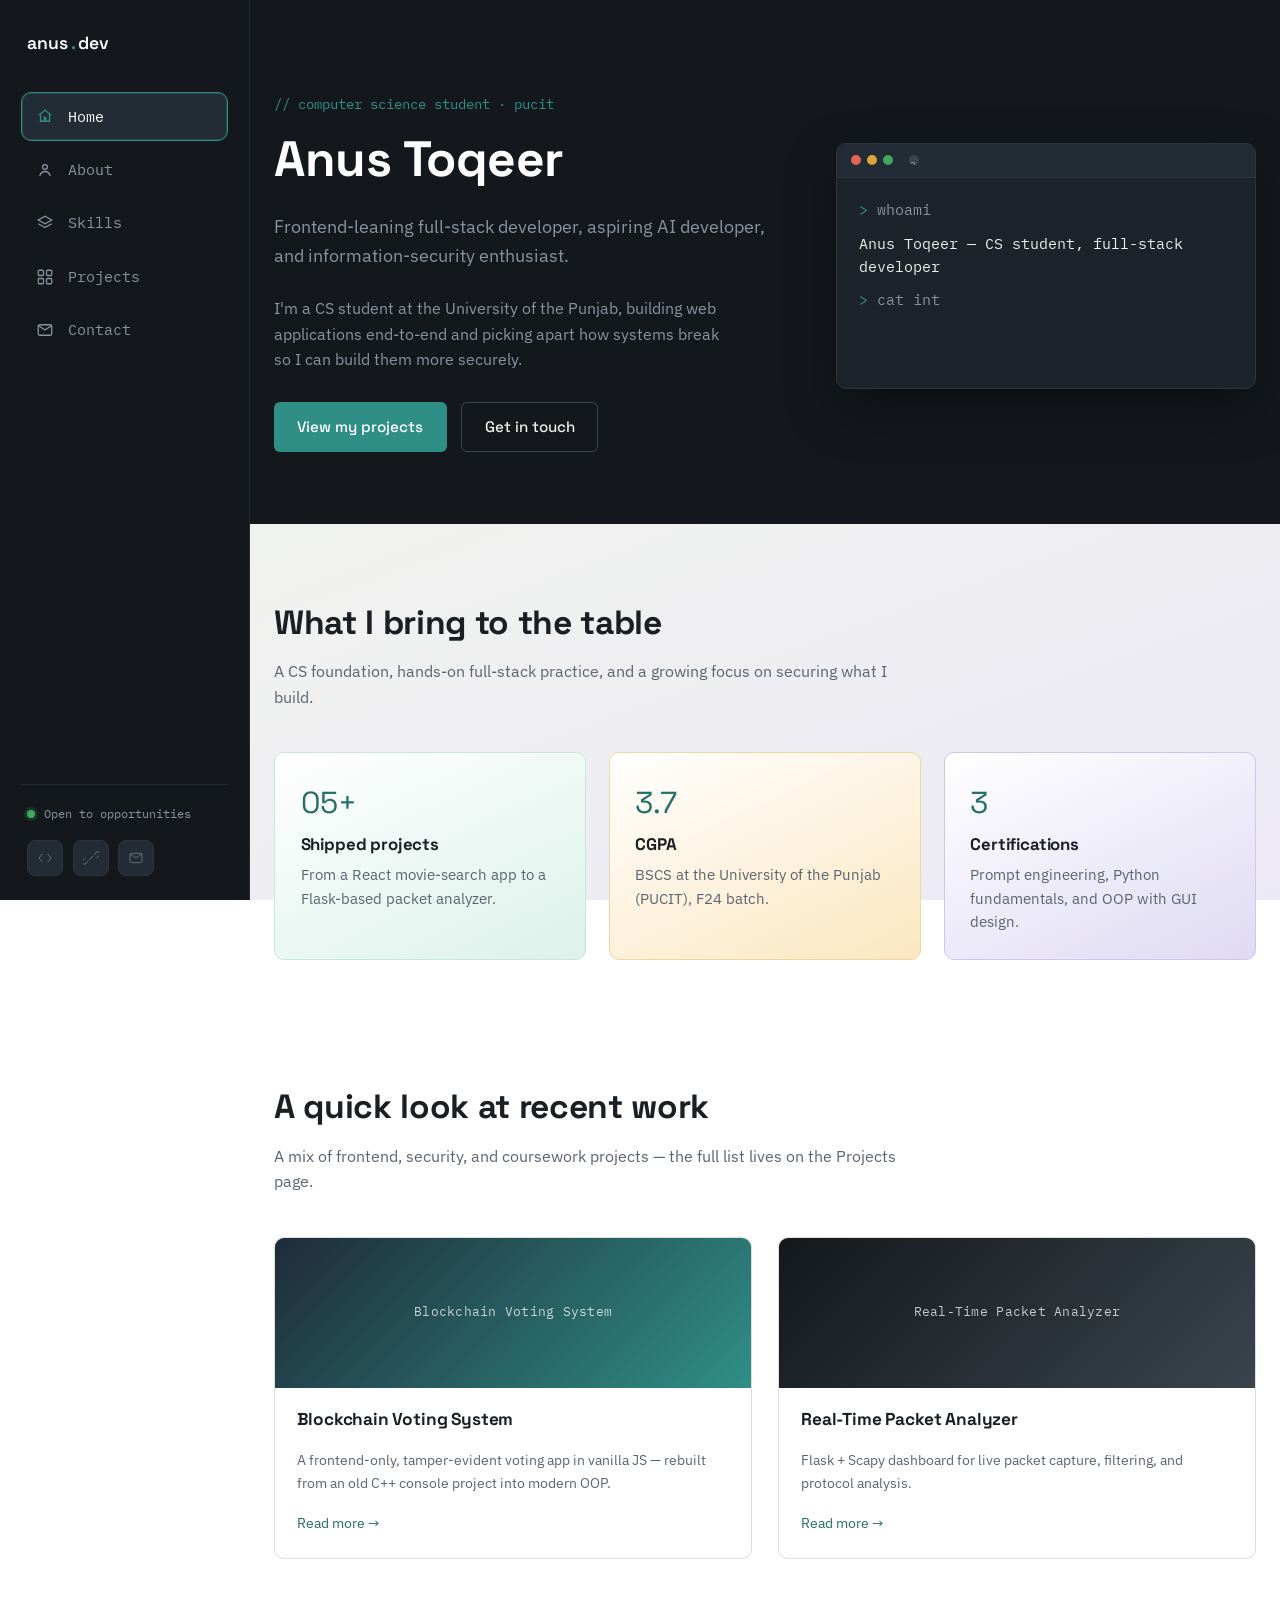
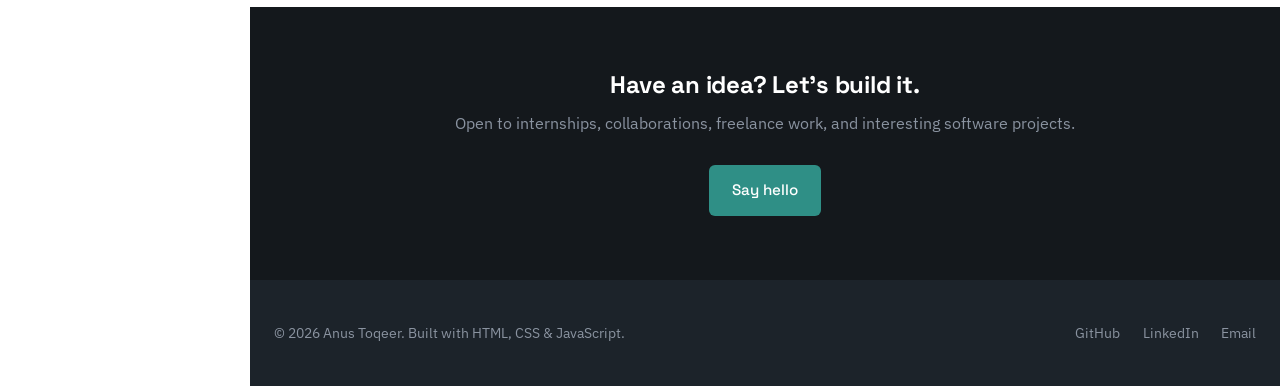
<file: index.html>
<!DOCTYPE html>
<html lang="en">
<head>
<meta charset="UTF-8">
<meta name="viewport" content="width=device-width, initial-scale=1.0">
<title>Anus Toqeer — Full-Stack Developer</title>
<meta name="description" content="Portfolio of Anus Toqeer, a Computer Science student and full-stack developer building web applications and exploring information security.">
<link rel="preconnect" href="https://fonts.googleapis.com">
<link href="https://fonts.googleapis.com/css2?family=Space+Grotesk:wght@500;600;700&family=IBM+Plex+Sans:wght@400;500;600&family=IBM+Plex+Mono:wght@400;500&display=swap" rel="stylesheet">
<link rel="stylesheet" href="css/style.css">
</head>
<body>

<button class="mobile-bar-toggle" aria-label="Toggle navigation" aria-expanded="false">
  <span></span><span></span><span></span>
</button>
<div class="sidebar-overlay"></div>
<aside class="sidebar">
  <a href="index.html" class="sidebar-brand">anus<span class="dot">.</span>dev</a>
  <nav class="sidebar-nav">
    <a href="index.html" class="sidebar-link" aria-current="page">
      <svg viewBox="0 0 24 24"><path d="M4 11 12 4l8 7"/><path d="M6 10v9h5v-5h2v5h5v-9"/></svg>
      <span>Home</span>
    </a>
    <a href="about.html" class="sidebar-link">
      <svg viewBox="0 0 24 24"><circle cx="12" cy="8" r="3.2"/><path d="M5 20c1.2-4 4-6 7-6s5.8 2 7 6"/></svg>
      <span>About</span>
    </a>
    <a href="skills.html" class="sidebar-link">
      <svg viewBox="0 0 24 24"><path d="M12 3 21 8l-9 5-9-5 9-5Z"/><path d="M3 13l9 5 9-5"/></svg>
      <span>Skills</span>
    </a>
    <a href="projects.html" class="sidebar-link">
      <svg viewBox="0 0 24 24"><rect x="3" y="3" width="7" height="7" rx="1.2"/><rect x="14" y="3" width="7" height="7" rx="1.2"/><rect x="3" y="14" width="7" height="7" rx="1.2"/><rect x="14" y="14" width="7" height="7" rx="1.2"/></svg>
      <span>Projects</span>
    </a>
    <a href="contact.html" class="sidebar-link">
      <svg viewBox="0 0 24 24"><path d="M3 6l9 6 9-6"/><rect x="3" y="5" width="18" height="14" rx="2"/></svg>
      <span>Contact</span>
    </a>
  </nav>
  <div class="sidebar-foot">
    <div class="sidebar-status"><span class="status-dot"></span> Open to opportunities</div>
    <div class="sidebar-socials">
      <a href="https://github.com/anus-toqeer" target="_blank" rel="noopener" aria-label="GitHub" title="GitHub">
        <svg viewBox="0 0 24 24"><path d="M8 6 3 12l5 6"/><path d="M16 6l5 6-5 6"/></svg>
      </a>
      <a href="https://www.linkedin.com/in/anus-toqeer-ba404235b/" target="_blank" rel="noopener" aria-label="LinkedIn" title="LinkedIn">
        <svg viewBox="0 0 24 24"><path d="M9 15l6-6"/><path d="M8 16.5 5.5 19A3.5 3.5 0 1 1 1 14.5L4 11.5"/><path d="M16 7.5 18.5 5A3.5 3.5 0 1 1 23 9.5L20 12.5"/></svg>
      </a>
      <a href="mailto:toqeeranus@gmail.com" aria-label="Email" title="Email">
        <svg viewBox="0 0 24 24"><path d="M3 6l9 6 9-6"/><rect x="3" y="5" width="18" height="14" rx="2"/></svg>
      </a>
    </div>
  </div>
</aside>

<main>

  <section class="hero">
    <div class="container hero-grid">
      <div>
        <p class="hero-kicker">// computer science student · pucit</p>
        <h1>Anus Toqeer</h1>
        <p class="role">Frontend-leaning full-stack developer, aspiring AI developer, and information-security enthusiast.</p>
        <p style="color: var(--muted-dark); max-width: 46ch;">I'm a CS student at the University of the Punjab, building web applications end-to-end and picking apart how systems break so I can build them more securely.</p>
        <div class="hero-actions">
          <a href="projects.html" class="btn btn-primary">View my projects</a>
          <a href="contact.html" class="btn btn-ghost on-dark">Get in touch</a>
        </div>
      </div>

      <div class="terminal">
        <div class="terminal-bar">
          <span></span><span></span><span></span>
          <span class="terminal-title">anus@portfolio: ~</span>
        </div>
        <div class="terminal-body" id="terminal-output" aria-live="polite"></div>
      </div>
    </div>
  </section>

  <section>
    <div class="container">
      <div class="section-head">
        <h2>What I bring to the table</h2>
        <p>A CS foundation, hands-on full-stack practice, and a growing focus on securing what I build.</p>
      </div>
      <div class="highlights">
        <div class="highlight card-teal">
          <div class="num">05+</div>
          <h3>Shipped projects</h3>
          <p>From a React movie-search app to a Flask-based packet analyzer.</p>
        </div>
        <div class="highlight card-amber">
          <div class="num">3.7</div>
          <h3>CGPA</h3>
          <p>BSCS at the University of the Punjab (PUCIT), F24 batch.</p>
        </div>
        <div class="highlight card-indigo">
          <div class="num">3</div>
          <h3>Certifications</h3>
          <p>Prompt engineering, Python fundamentals, and OOP with GUI design.</p>
        </div>
      </div>
    </div>
  </section>

  <section class="tight">
    <div class="container">
      <div class="section-head">
        <h2>A quick look at recent work</h2>
        <p>A mix of frontend, security, and coursework projects — the full list lives on the Projects page.</p>
      </div>
      <div class="project-grid">
        <article class="project-card">
          <div class="project-thumb thumb-1">Blockchain Voting System</div>
          <div class="project-body">
            <h3>Blockchain Voting System</h3>
            <p>A frontend-only, tamper-evident voting app in vanilla JS — rebuilt from an old C++ console project into modern OOP.</p>
            <div class="project-links"><a href="projects.html">Read more →</a></div>
          </div>
        </article>
        <article class="project-card">
          <div class="project-thumb thumb-4">Real-Time Packet Analyzer</div>
          <div class="project-body">
            <h3>Real-Time Packet Analyzer</h3>
            <p>Flask + Scapy dashboard for live packet capture, filtering, and protocol analysis.</p>
            <div class="project-links"><a href="projects.html">Read more →</a></div>
          </div>
        </article>
      </div>
    </div>
  </section>

  <section class="cta-band">
    <div class="container">
      <h2>Have an idea? Let's build it.</h2>
      <p>Open to internships, collaborations, freelance work, and interesting software projects.</p>
      <div class="hero-actions">
        <a href="contact.html" class="btn btn-primary">Say hello</a>
      </div>
    </div>
  </section>

</main>

<footer class="site-footer">
  <div class="container footer-grid">
    <span>© 2026 Anus Toqeer. Built with HTML, CSS &amp; JavaScript.</span>
    <ul class="footer-links">
      <li><a href="https://github.com/anus-toqeer" target="_blank" rel="noopener">GitHub</a></li>
      <li><a href="https://www.linkedin.com/in/anus-toqeer-ba404235b/" target="_blank" rel="noopener">LinkedIn</a></li>
      <li><a href="mailto:toqeeranus@gmail.com">Email</a></li>
    </ul>
  </div>
</footer>

<script src="js/main.js"></script>
</body>
</html>
</file>
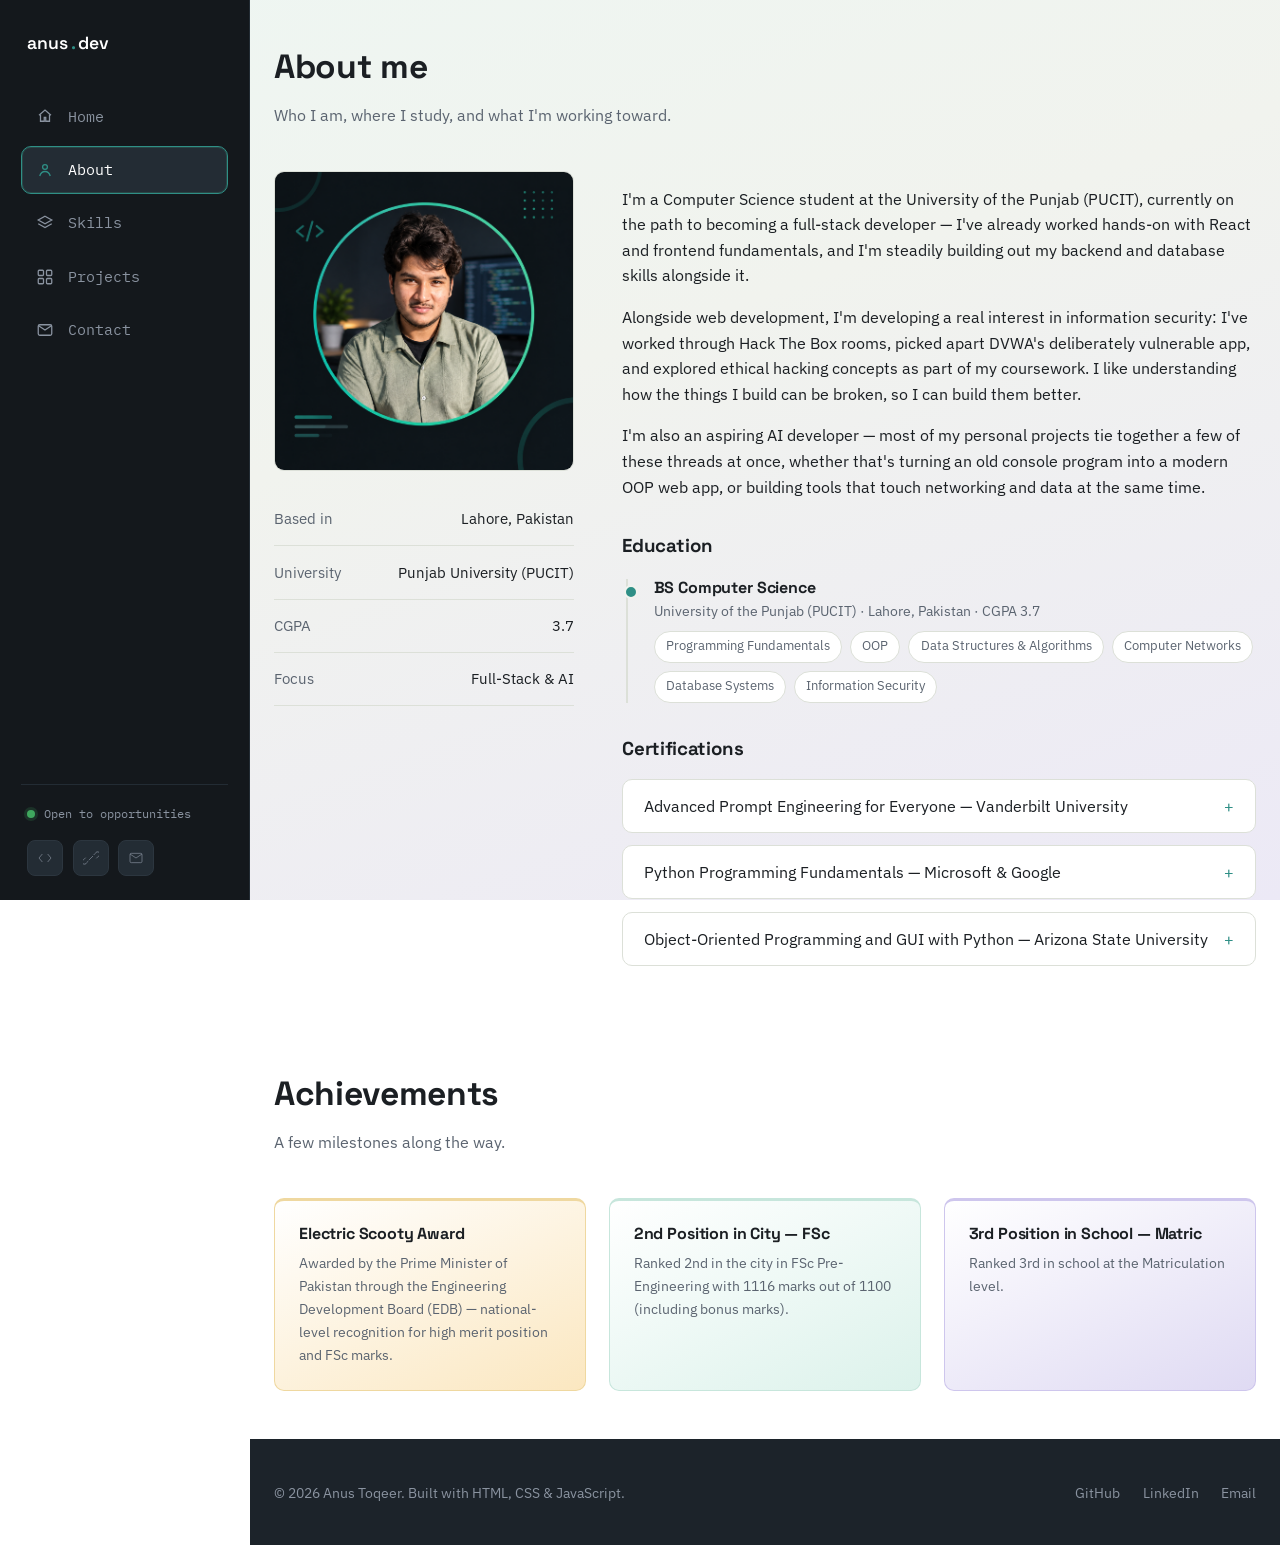
<file: about.html>
<!DOCTYPE html>
<html lang="en">
<head>
<meta charset="UTF-8">
<meta name="viewport" content="width=device-width, initial-scale=1.0">
<title>About — Anus Toqeer</title>
<meta name="description" content="About Anus Toqeer — education, background, and achievements.">
<link rel="preconnect" href="https://fonts.googleapis.com">
<link href="https://fonts.googleapis.com/css2?family=Space+Grotesk:wght@500;600;700&family=IBM+Plex+Sans:wght@400;500;600&family=IBM+Plex+Mono:wght@400;500&display=swap" rel="stylesheet">
<link rel="stylesheet" href="css/style.css">
</head>
<body>

<button class="mobile-bar-toggle" aria-label="Toggle navigation" aria-expanded="false">
  <span></span><span></span><span></span>
</button>
<div class="sidebar-overlay"></div>
<aside class="sidebar">
  <a href="index.html" class="sidebar-brand">anus<span class="dot">.</span>dev</a>
  <nav class="sidebar-nav">
    <a href="index.html" class="sidebar-link">
      <svg viewBox="0 0 24 24"><path d="M4 11 12 4l8 7"/><path d="M6 10v9h5v-5h2v5h5v-9"/></svg>
      <span>Home</span>
    </a>
    <a href="about.html" class="sidebar-link" aria-current="page">
      <svg viewBox="0 0 24 24"><circle cx="12" cy="8" r="3.2"/><path d="M5 20c1.2-4 4-6 7-6s5.8 2 7 6"/></svg>
      <span>About</span>
    </a>
    <a href="skills.html" class="sidebar-link">
      <svg viewBox="0 0 24 24"><path d="M12 3 21 8l-9 5-9-5 9-5Z"/><path d="M3 13l9 5 9-5"/></svg>
      <span>Skills</span>
    </a>
    <a href="projects.html" class="sidebar-link">
      <svg viewBox="0 0 24 24"><rect x="3" y="3" width="7" height="7" rx="1.2"/><rect x="14" y="3" width="7" height="7" rx="1.2"/><rect x="3" y="14" width="7" height="7" rx="1.2"/><rect x="14" y="14" width="7" height="7" rx="1.2"/></svg>
      <span>Projects</span>
    </a>
    <a href="contact.html" class="sidebar-link">
      <svg viewBox="0 0 24 24"><path d="M3 6l9 6 9-6"/><rect x="3" y="5" width="18" height="14" rx="2"/></svg>
      <span>Contact</span>
    </a>
  </nav>
  <div class="sidebar-foot">
    <div class="sidebar-status"><span class="status-dot"></span> Open to opportunities</div>
    <div class="sidebar-socials">
      <a href="https://github.com/anus-toqeer" target="_blank" rel="noopener" aria-label="GitHub" title="GitHub">
        <svg viewBox="0 0 24 24"><path d="M8 6 3 12l5 6"/><path d="M16 6l5 6-5 6"/></svg>
      </a>
      <a href="https://www.linkedin.com/in/anus-toqeer-ba404235b/" target="_blank" rel="noopener" aria-label="LinkedIn" title="LinkedIn">
        <svg viewBox="0 0 24 24"><path d="M9 15l6-6"/><path d="M8 16.5 5.5 19A3.5 3.5 0 1 1 1 14.5L4 11.5"/><path d="M16 7.5 18.5 5A3.5 3.5 0 1 1 23 9.5L20 12.5"/></svg>
      </a>
      <a href="mailto:toqeeranus@gmail.com" aria-label="Email" title="Email">
        <svg viewBox="0 0 24 24"><path d="M3 6l9 6 9-6"/><rect x="3" y="5" width="18" height="14" rx="2"/></svg>
      </a>
    </div>
  </div>
</aside>

<main>

  <section class="tight">
    <div class="container">
      <div class="section-head">
        <h2>About me</h2>
        <p>Who I am, where I study, and what I'm working toward.</p>
      </div>

      <div class="about-grid">
        <div>
          <div class="about-photo">
            <img src="assets/img/profile.png" alt="Portrait of Anus Toqeer">
          </div>
          <div style="margin-top: 1.4rem;">
            <div class="stat-row"><span>Based in</span><span>Lahore, Pakistan</span></div>
            <div class="stat-row"><span>University</span><span>Punjab University (PUCIT)</span></div>
            <div class="stat-row"><span>CGPA</span><span>3.7</span></div>
            <div class="stat-row"><span>Focus</span><span>Full-Stack &amp; AI</span></div>
          </div>
        </div>

        <div>
          <p>I'm a Computer Science student at the University of the Punjab (PUCIT), currently on the path to becoming a full-stack developer — I've already worked hands-on with React and frontend fundamentals, and I'm steadily building out my backend and database skills alongside it.</p>
          <p>Alongside web development, I'm developing a real interest in information security: I've worked through Hack The Box rooms, picked apart DVWA's deliberately vulnerable app, and explored ethical hacking concepts as part of my coursework. I like understanding how the things I build can be broken, so I can build them better.</p>
          <p>I'm also an aspiring AI developer — most of my personal projects tie together a few of these threads at once, whether that's turning an old console program into a modern OOP web app, or building tools that touch networking and data at the same time.</p>

          <h3 style="margin-top: 2.2rem;">Education</h3>
          <div class="timeline" style="margin-top: 1.4rem;">
            <div class="timeline-item">
              <h4>BS Computer Science</h4>
              <div class="meta">University of the Punjab (PUCIT) · Lahore, Pakistan · CGPA 3.7</div>
              <div class="chip-row">
                <span class="chip">Programming Fundamentals</span>
                <span class="chip">OOP</span>
                <span class="chip">Data Structures &amp; Algorithms</span>
                <span class="chip">Computer Networks</span>
                <span class="chip">Database Systems</span>
                <span class="chip">Information Security</span>
              </div>
            </div>
          </div>

          <h3 style="margin-top: 2.2rem;">Certifications</h3>
          <div style="margin-top: 1.2rem;">
            <div class="accordion-item">
              <button class="accordion-trigger" aria-expanded="false">
                Advanced Prompt Engineering for Everyone — Vanderbilt University
                <span class="plus">+</span>
              </button>
              <div class="accordion-panel">
                <p>Coursework on structuring and refining prompts for large language models across practical use cases.</p>
              </div>
            </div>
            <div class="accordion-item">
              <button class="accordion-trigger" aria-expanded="false">
                Python Programming Fundamentals — Microsoft &amp; Google
                <span class="plus">+</span>
              </button>
              <div class="accordion-panel">
                <p>Core Python fundamentals: syntax, control flow, functions, and basic data structures.</p>
              </div>
            </div>
            <div class="accordion-item">
              <button class="accordion-trigger" aria-expanded="false">
                Object-Oriented Programming and GUI with Python — Arizona State University
                <span class="plus">+</span>
              </button>
              <div class="accordion-panel">
                <p>OOP principles in Python applied to building graphical user interfaces.</p>
              </div>
            </div>
          </div>
        </div>
      </div>
    </div>
  </section>

  <section class="tight">
    <div class="container">
      <div class="section-head">
        <h2>Achievements</h2>
        <p>A few milestones along the way.</p>
      </div>
      <div class="achievements">
        <div class="achievement card-amber">
          <h4>Electric Scooty Award</h4>
          <p>Awarded by the Prime Minister of Pakistan through the Engineering Development Board (EDB) — national-level recognition for high merit position and FSc marks.</p>
        </div>
        <div class="achievement card-teal">
          <h4>2nd Position in City — FSc</h4>
          <p>Ranked 2nd in the city in FSc Pre-Engineering with 1116 marks out of 1100 (including bonus marks).</p>
        </div>
        <div class="achievement card-indigo">
          <h4>3rd Position in School — Matric</h4>
          <p>Ranked 3rd in school at the Matriculation level.</p>
        </div>
      </div>
    </div>
  </section>

</main>

<footer class="site-footer">
  <div class="container footer-grid">
    <span>© 2026 Anus Toqeer. Built with HTML, CSS &amp; JavaScript.</span>
    <ul class="footer-links">
      <li><a href="https://github.com/anus-toqeer" target="_blank" rel="noopener">GitHub</a></li>
      <li><a href="https://www.linkedin.com/in/anus-toqeer-ba404235b/" target="_blank" rel="noopener">LinkedIn</a></li>
      <li><a href="mailto:toqeeranus@gmail.com">Email</a></li>
    </ul>
  </div>
</footer>

<script src="js/main.js"></script>
</body>
</html>
</file>
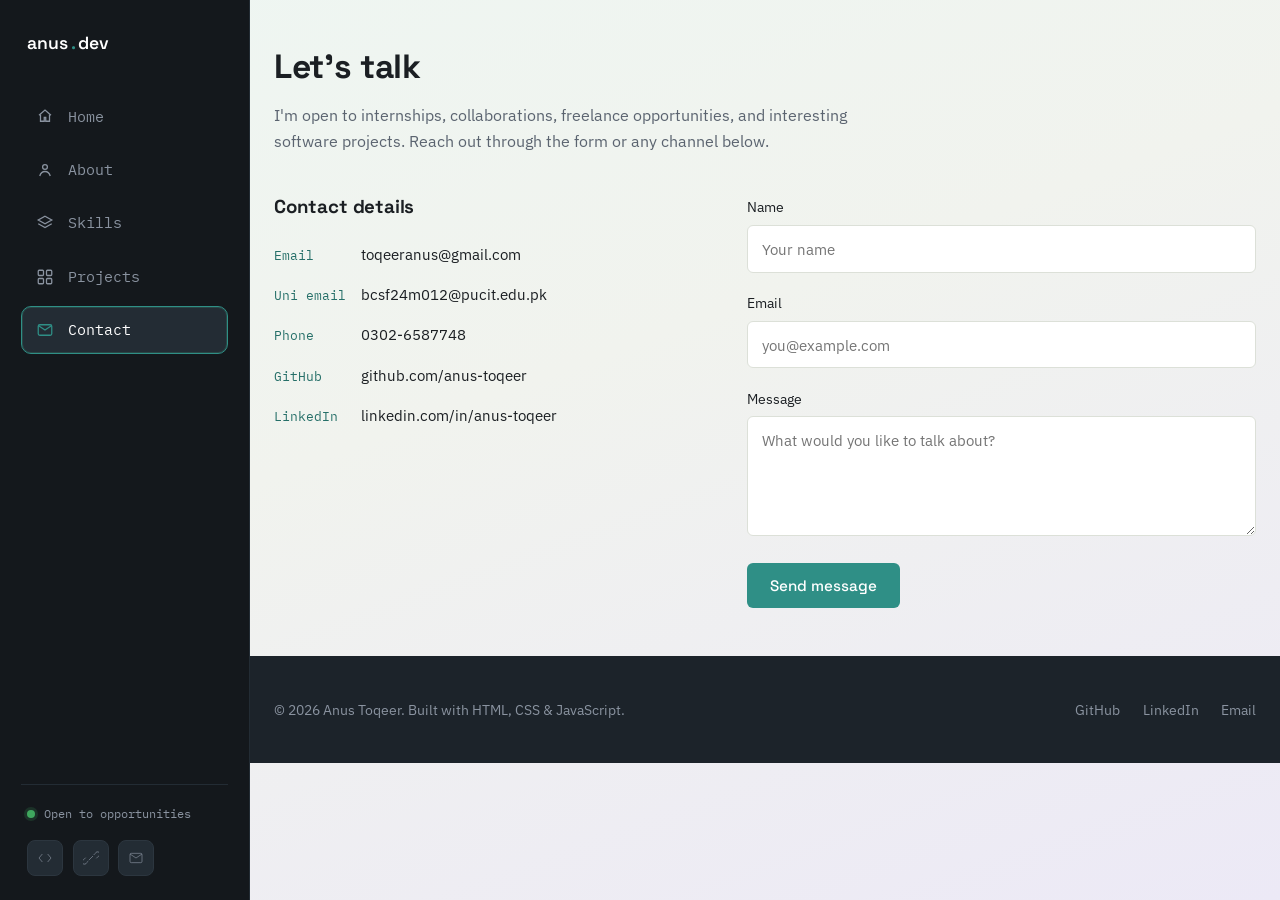
<file: contact.html>
<!DOCTYPE html>
<html lang="en">
<head>
<meta charset="UTF-8">
<meta name="viewport" content="width=device-width, initial-scale=1.0">
<title>Contact — Anus Toqeer</title>
<meta name="description" content="Get in touch with Anus Toqeer for internships, collaborations, or freelance work.">
<link rel="preconnect" href="https://fonts.googleapis.com">
<link href="https://fonts.googleapis.com/css2?family=Space+Grotesk:wght@500;600;700&family=IBM+Plex+Sans:wght@400;500;600&family=IBM+Plex+Mono:wght@400;500&display=swap" rel="stylesheet">
<link rel="stylesheet" href="css/style.css">
</head>
<body>

<button class="mobile-bar-toggle" aria-label="Toggle navigation" aria-expanded="false">
  <span></span><span></span><span></span>
</button>
<div class="sidebar-overlay"></div>
<aside class="sidebar">
  <a href="index.html" class="sidebar-brand">anus<span class="dot">.</span>dev</a>
  <nav class="sidebar-nav">
    <a href="index.html" class="sidebar-link">
      <svg viewBox="0 0 24 24"><path d="M4 11 12 4l8 7"/><path d="M6 10v9h5v-5h2v5h5v-9"/></svg>
      <span>Home</span>
    </a>
    <a href="about.html" class="sidebar-link">
      <svg viewBox="0 0 24 24"><circle cx="12" cy="8" r="3.2"/><path d="M5 20c1.2-4 4-6 7-6s5.8 2 7 6"/></svg>
      <span>About</span>
    </a>
    <a href="skills.html" class="sidebar-link">
      <svg viewBox="0 0 24 24"><path d="M12 3 21 8l-9 5-9-5 9-5Z"/><path d="M3 13l9 5 9-5"/></svg>
      <span>Skills</span>
    </a>
    <a href="projects.html" class="sidebar-link">
      <svg viewBox="0 0 24 24"><rect x="3" y="3" width="7" height="7" rx="1.2"/><rect x="14" y="3" width="7" height="7" rx="1.2"/><rect x="3" y="14" width="7" height="7" rx="1.2"/><rect x="14" y="14" width="7" height="7" rx="1.2"/></svg>
      <span>Projects</span>
    </a>
    <a href="contact.html" class="sidebar-link" aria-current="page">
      <svg viewBox="0 0 24 24"><path d="M3 6l9 6 9-6"/><rect x="3" y="5" width="18" height="14" rx="2"/></svg>
      <span>Contact</span>
    </a>
  </nav>
  <div class="sidebar-foot">
    <div class="sidebar-status"><span class="status-dot"></span> Open to opportunities</div>
    <div class="sidebar-socials">
      <a href="https://github.com/anus-toqeer" target="_blank" rel="noopener" aria-label="GitHub" title="GitHub">
        <svg viewBox="0 0 24 24"><path d="M8 6 3 12l5 6"/><path d="M16 6l5 6-5 6"/></svg>
      </a>
      <a href="https://www.linkedin.com/in/anus-toqeer-ba404235b/" target="_blank" rel="noopener" aria-label="LinkedIn" title="LinkedIn">
        <svg viewBox="0 0 24 24"><path d="M9 15l6-6"/><path d="M8 16.5 5.5 19A3.5 3.5 0 1 1 1 14.5L4 11.5"/><path d="M16 7.5 18.5 5A3.5 3.5 0 1 1 23 9.5L20 12.5"/></svg>
      </a>
      <a href="mailto:toqeeranus@gmail.com" aria-label="Email" title="Email">
        <svg viewBox="0 0 24 24"><path d="M3 6l9 6 9-6"/><rect x="3" y="5" width="18" height="14" rx="2"/></svg>
      </a>
    </div>
  </div>
</aside>

<main>

  <section class="tight">
    <div class="container">
      <div class="section-head">
        <h2>Let's talk</h2>
        <p>I'm open to internships, collaborations, freelance opportunities, and interesting software projects. Reach out through the form or any channel below.</p>
      </div>

      <div class="contact-grid">
        <div>
          <h3>Contact details</h3>
          <ul class="contact-list">
            <li><span class="k">Email</span><a href="mailto:toqeeranus@gmail.com">toqeeranus@gmail.com</a></li>
            <li><span class="k">Uni email</span><a href="mailto:bcsf24m012@pucit.edu.pk">bcsf24m012@pucit.edu.pk</a></li>
            <li><span class="k">Phone</span><a href="tel:+923026587748">0302-6587748</a></li>
            <li><span class="k">GitHub</span><a href="https://github.com/anus-toqeer" target="_blank" rel="noopener">github.com/anus-toqeer</a></li>
            <li><span class="k">LinkedIn</span><a href="https://www.linkedin.com/in/anus-toqeer-ba404235b/" target="_blank" rel="noopener">linkedin.com/in/anus-toqeer</a></li>
          </ul>
        </div>

        <div>
          <form id="contact-form" action="https://formspree.io/f/mqpkvbnw" method="POST" novalidate>
            <div class="form-field">
              <label for="name">Name</label>
              <input type="text" id="name" name="name" placeholder="Your name">
              <p class="error-msg">Please enter your name.</p>
            </div>
            <div class="form-field">
              <label for="email">Email</label>
              <input type="email" id="email" name="email" placeholder="you@example.com">
              <p class="error-msg">Enter a valid email address.</p>
            </div>
            <div class="form-field">
              <label for="message">Message</label>
              <textarea id="message" name="message" placeholder="What would you like to talk about?"></textarea>
              <p class="error-msg">Message should be at least 10 characters.</p>
            </div>
            <button type="submit" class="btn btn-primary">Send message</button>
            <div class="form-status" id="form-status" role="status"></div>
          </form>
        </div>
      </div>
    </div>
  </section>

</main>

<footer class="site-footer">
  <div class="container footer-grid">
    <span>© 2026 Anus Toqeer. Built with HTML, CSS &amp; JavaScript.</span>
    <ul class="footer-links">
      <li><a href="https://github.com/anus-toqeer" target="_blank" rel="noopener">GitHub</a></li>
      <li><a href="https://www.linkedin.com/in/anus-toqeer-ba404235b/" target="_blank" rel="noopener">LinkedIn</a></li>
      <li><a href="mailto:toqeeranus@gmail.com">Email</a></li>
    </ul>
  </div>
</footer>

<script src="js/main.js"></script>
</body>
</html>
</file>
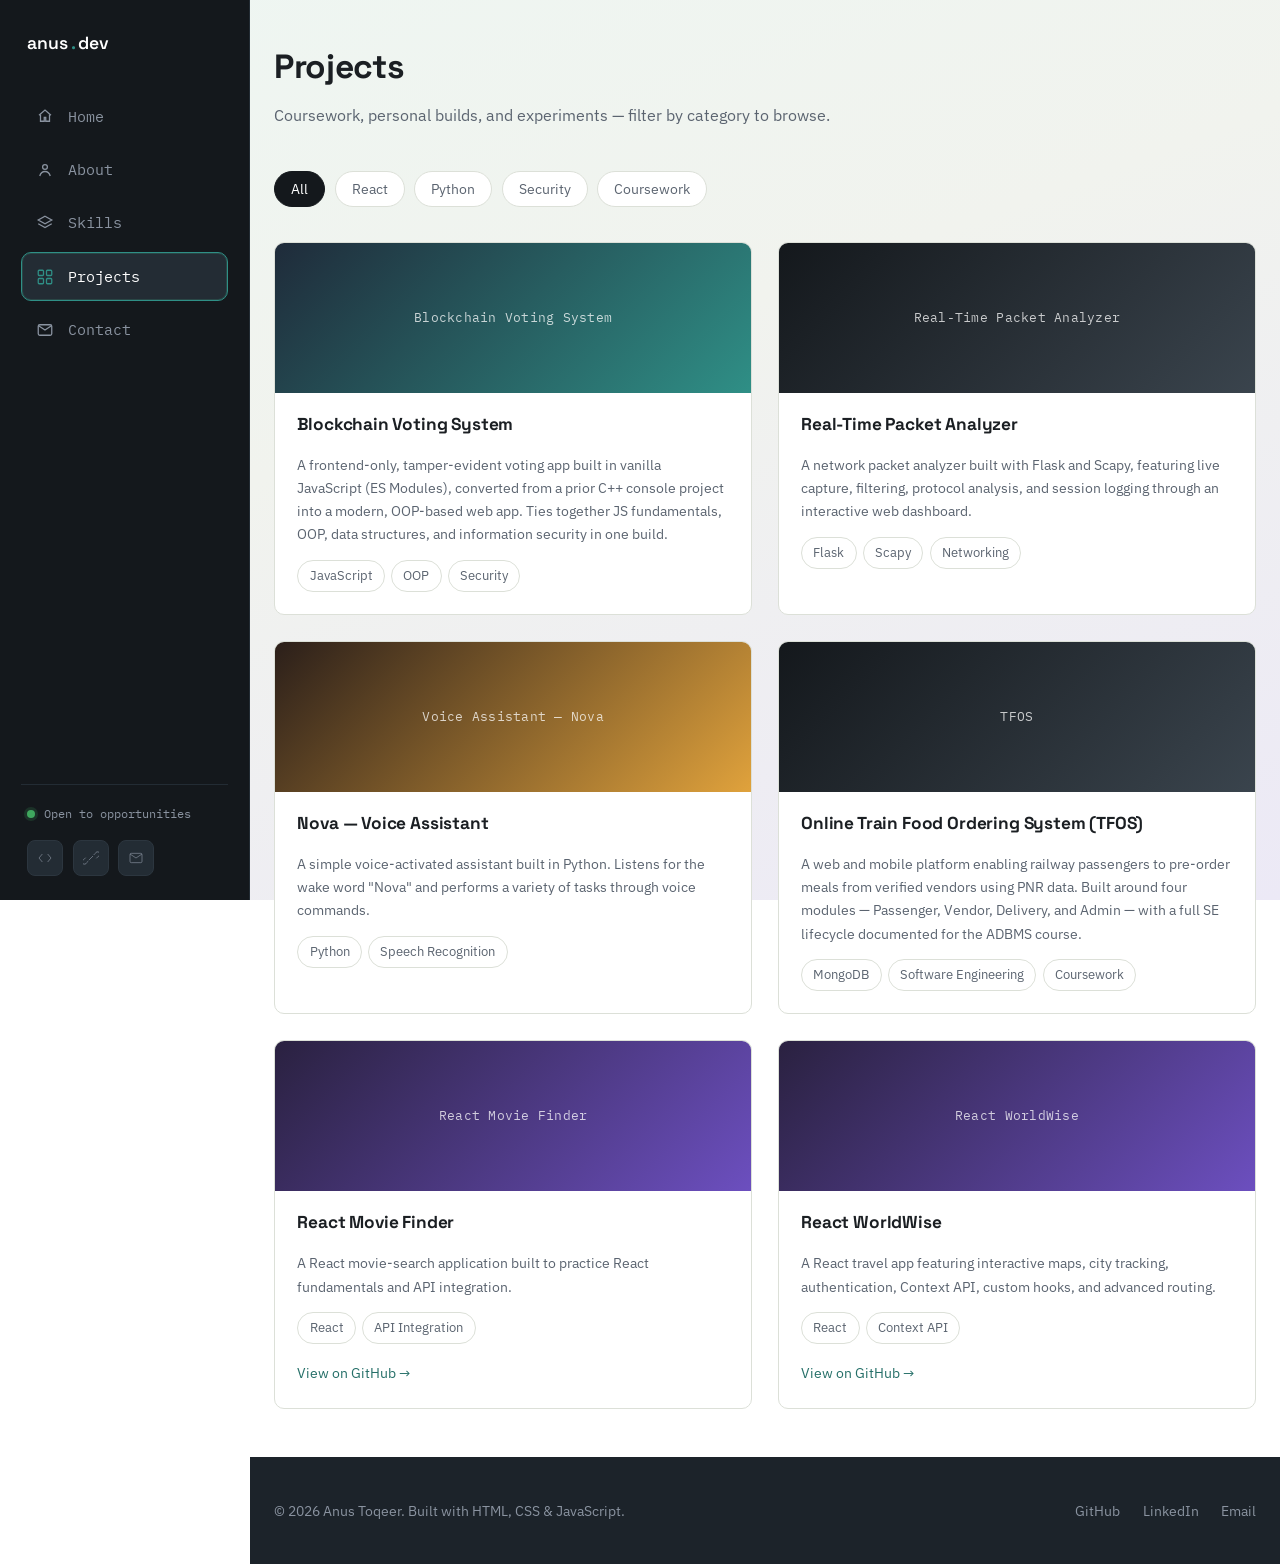
<file: projects.html>
<!DOCTYPE html>
<html lang="en">
<head>
<meta charset="UTF-8">
<meta name="viewport" content="width=device-width, initial-scale=1.0">
<title>Projects — Anus Toqeer</title>
<meta name="description" content="A portfolio of projects by Anus Toqeer spanning React, Python, security, and coursework.">
<link rel="preconnect" href="https://fonts.googleapis.com">
<link href="https://fonts.googleapis.com/css2?family=Space+Grotesk:wght@500;600;700&family=IBM+Plex+Sans:wght@400;500;600&family=IBM+Plex+Mono:wght@400;500&display=swap" rel="stylesheet">
<link rel="stylesheet" href="css/style.css">
</head>
<body>

<button class="mobile-bar-toggle" aria-label="Toggle navigation" aria-expanded="false">
  <span></span><span></span><span></span>
</button>
<div class="sidebar-overlay"></div>
<aside class="sidebar">
  <a href="index.html" class="sidebar-brand">anus<span class="dot">.</span>dev</a>
  <nav class="sidebar-nav">
    <a href="index.html" class="sidebar-link">
      <svg viewBox="0 0 24 24"><path d="M4 11 12 4l8 7"/><path d="M6 10v9h5v-5h2v5h5v-9"/></svg>
      <span>Home</span>
    </a>
    <a href="about.html" class="sidebar-link">
      <svg viewBox="0 0 24 24"><circle cx="12" cy="8" r="3.2"/><path d="M5 20c1.2-4 4-6 7-6s5.8 2 7 6"/></svg>
      <span>About</span>
    </a>
    <a href="skills.html" class="sidebar-link">
      <svg viewBox="0 0 24 24"><path d="M12 3 21 8l-9 5-9-5 9-5Z"/><path d="M3 13l9 5 9-5"/></svg>
      <span>Skills</span>
    </a>
    <a href="projects.html" class="sidebar-link" aria-current="page">
      <svg viewBox="0 0 24 24"><rect x="3" y="3" width="7" height="7" rx="1.2"/><rect x="14" y="3" width="7" height="7" rx="1.2"/><rect x="3" y="14" width="7" height="7" rx="1.2"/><rect x="14" y="14" width="7" height="7" rx="1.2"/></svg>
      <span>Projects</span>
    </a>
    <a href="contact.html" class="sidebar-link">
      <svg viewBox="0 0 24 24"><path d="M3 6l9 6 9-6"/><rect x="3" y="5" width="18" height="14" rx="2"/></svg>
      <span>Contact</span>
    </a>
  </nav>
  <div class="sidebar-foot">
    <div class="sidebar-status"><span class="status-dot"></span> Open to opportunities</div>
    <div class="sidebar-socials">
      <a href="https://github.com/anus-toqeer" target="_blank" rel="noopener" aria-label="GitHub" title="GitHub">
        <svg viewBox="0 0 24 24"><path d="M8 6 3 12l5 6"/><path d="M16 6l5 6-5 6"/></svg>
      </a>
      <a href="https://www.linkedin.com/in/anus-toqeer-ba404235b/" target="_blank" rel="noopener" aria-label="LinkedIn" title="LinkedIn">
        <svg viewBox="0 0 24 24"><path d="M9 15l6-6"/><path d="M8 16.5 5.5 19A3.5 3.5 0 1 1 1 14.5L4 11.5"/><path d="M16 7.5 18.5 5A3.5 3.5 0 1 1 23 9.5L20 12.5"/></svg>
      </a>
      <a href="mailto:toqeeranus@gmail.com" aria-label="Email" title="Email">
        <svg viewBox="0 0 24 24"><path d="M3 6l9 6 9-6"/><rect x="3" y="5" width="18" height="14" rx="2"/></svg>
      </a>
    </div>
  </div>
</aside>

<main>

  <section class="tight">
    <div class="container">
      <div class="section-head">
        <h2>Projects</h2>
        <p>Coursework, personal builds, and experiments — filter by category to browse.</p>
      </div>

      <div class="filter-row">
        <button class="filter-btn is-active" data-filter="all">All</button>
        <button class="filter-btn" data-filter="react">React</button>
        <button class="filter-btn" data-filter="python">Python</button>
        <button class="filter-btn" data-filter="security">Security</button>
        <button class="filter-btn" data-filter="coursework">Coursework</button>
      </div>

      <div class="project-grid">

        <article class="project-card" data-tags="javascript,security">
          <div class="project-thumb thumb-1">Blockchain Voting System</div>
          <div class="project-body">
            <h3>Blockchain Voting System</h3>
            <p>A frontend-only, tamper-evident voting app built in vanilla JavaScript (ES Modules), converted from a prior C++ console project into a modern, OOP-based web app. Ties together JS fundamentals, OOP, data structures, and information security in one build.</p>
            <div class="project-tags">
              <span class="chip">JavaScript</span>
              <span class="chip">OOP</span>
              <span class="chip">Security</span>
            </div>
          </div>
        </article>

        <article class="project-card" data-tags="python,security">
          <div class="project-thumb thumb-4">Real-Time Packet Analyzer</div>
          <div class="project-body">
            <h3>Real-Time Packet Analyzer</h3>
            <p>A network packet analyzer built with Flask and Scapy, featuring live capture, filtering, protocol analysis, and session logging through an interactive web dashboard.</p>
            <div class="project-tags">
              <span class="chip">Flask</span>
              <span class="chip">Scapy</span>
              <span class="chip">Networking</span>
            </div>
          </div>
        </article>

        <article class="project-card" data-tags="python">
          <div class="project-thumb thumb-3">Voice Assistant — Nova</div>
          <div class="project-body">
            <h3>Nova — Voice Assistant</h3>
            <p>A simple voice-activated assistant built in Python. Listens for the wake word "Nova" and performs a variety of tasks through voice commands.</p>
            <div class="project-tags">
              <span class="chip">Python</span>
              <span class="chip">Speech Recognition</span>
            </div>
          </div>
        </article>
        
        <article class="project-card" data-tags="coursework">
          <div class="project-thumb thumb-4">TFOS</div>
          <div class="project-body">
            <h3>Online Train Food Ordering System (TFOS)</h3>
            <p>A web and mobile platform enabling railway passengers to pre-order meals from verified vendors using PNR data. Built around four modules — Passenger, Vendor, Delivery, and Admin — with a full SE lifecycle documented for the ADBMS course.</p>
            <div class="project-tags">
              <span class="chip">MongoDB</span>
              <span class="chip">Software Engineering</span>
              <span class="chip">Coursework</span>
            </div>
          </div>
        </article>

        <article class="project-card" data-tags="react">
          <div class="project-thumb thumb-2">React Movie Finder</div>
          <div class="project-body">
            <h3>React Movie Finder</h3>
            <p>A React movie-search application built to practice React fundamentals and API integration.</p>
            <div class="project-tags">
              <span class="chip">React</span>
              <span class="chip">API Integration</span>
            </div>
            <div class="project-links"><a href="https://github.com/anus-toqeer/React-MovieFinder-App" target="_blank" rel="noopener">View on GitHub →</a></div>
          </div>
        </article>

        <article class="project-card" data-tags="react">
          <div class="project-thumb thumb-2">React WorldWise</div>
          <div class="project-body">
            <h3>React WorldWise</h3>
            <p>A React travel app featuring interactive maps, city tracking, authentication, Context API, custom hooks, and advanced routing.</p>
            <div class="project-tags">
              <span class="chip">React</span>
              <span class="chip">Context API</span>
            </div>
            <div class="project-links"><a href="https://github.com/anus-toqeer/React-WorldWise-App" target="_blank" rel="noopener">View on GitHub →</a></div>
          </div>
        </article>

      </div>
    </div>
  </section>

</main>

<footer class="site-footer">
  <div class="container footer-grid">
    <span>© 2026 Anus Toqeer. Built with HTML, CSS &amp; JavaScript.</span>
    <ul class="footer-links">
      <li><a href="https://github.com/anus-toqeer" target="_blank" rel="noopener">GitHub</a></li>
      <li><a href="https://www.linkedin.com/in/anus-toqeer-ba404235b/" target="_blank" rel="noopener">LinkedIn</a></li>
      <li><a href="mailto:toqeeranus@gmail.com">Email</a></li>
    </ul>
  </div>
</footer>

<script src="js/main.js"></script>
</body>
</html>
</file>
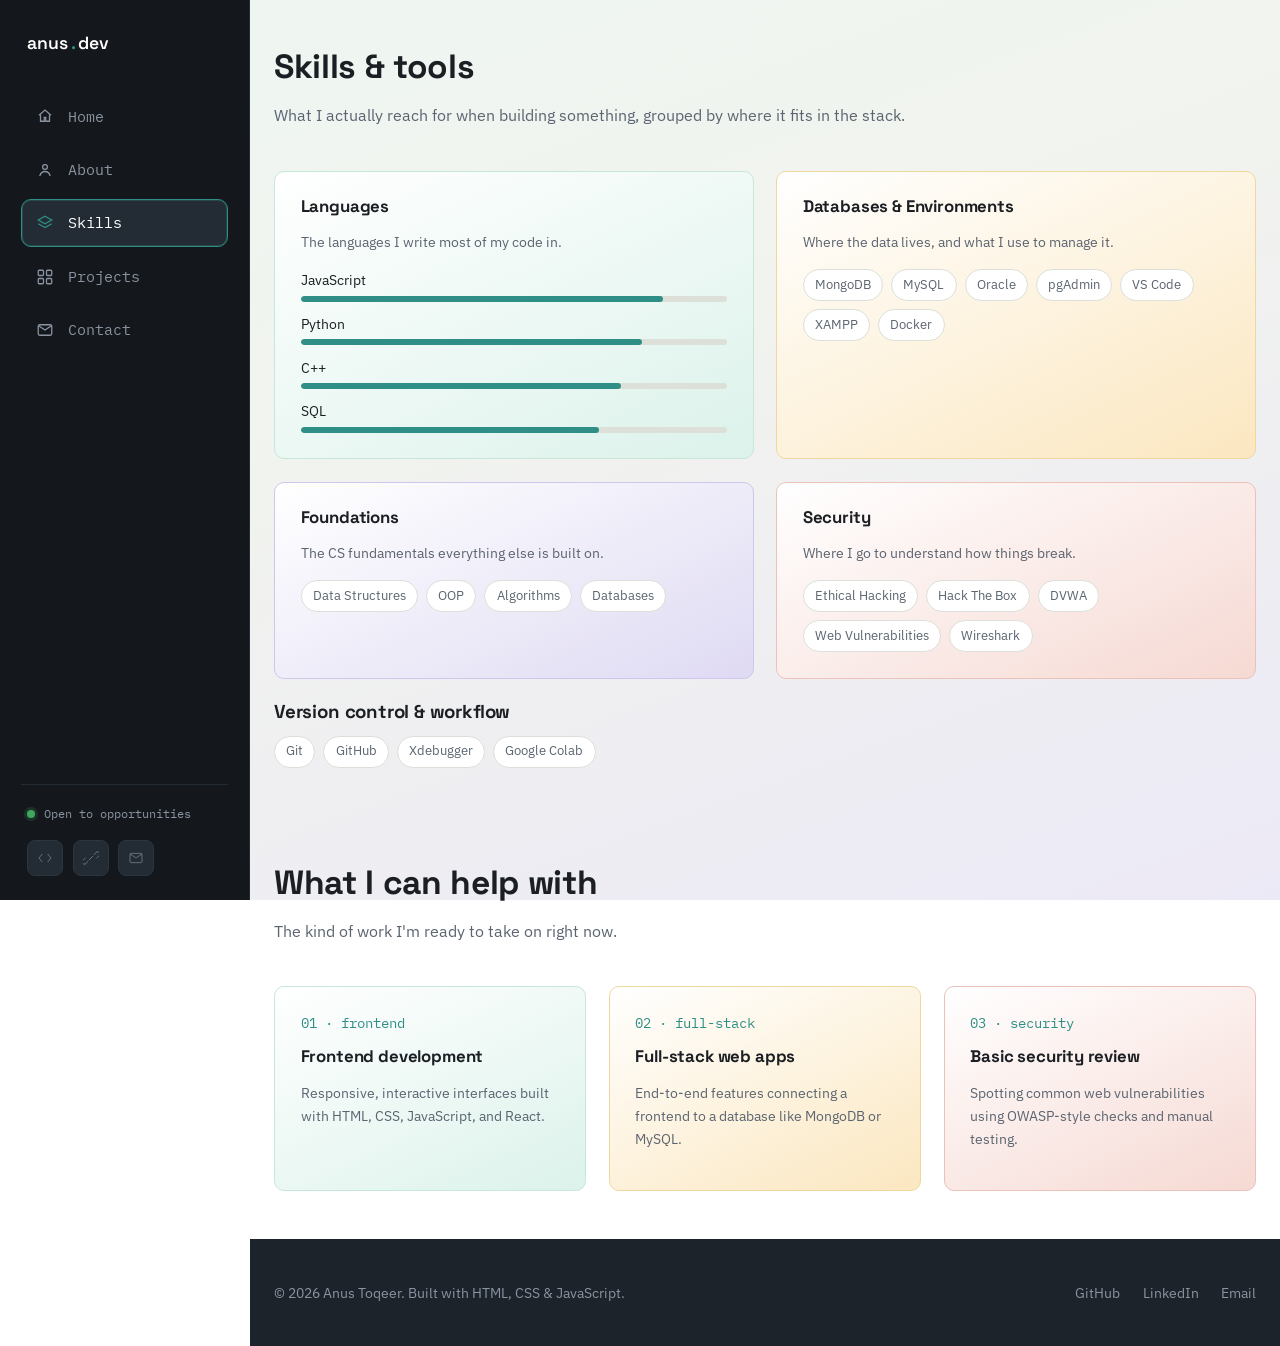
<file: skills.html>
<!DOCTYPE html>
<html lang="en">
<head>
<meta charset="UTF-8">
<meta name="viewport" content="width=device-width, initial-scale=1.0">
<title>Skills — Anus Toqeer</title>
<meta name="description" content="Technical skills, tools, and services offered by Anus Toqeer.">
<link rel="preconnect" href="https://fonts.googleapis.com">
<link href="https://fonts.googleapis.com/css2?family=Space+Grotesk:wght@500;600;700&family=IBM+Plex+Sans:wght@400;500;600&family=IBM+Plex+Mono:wght@400;500&display=swap" rel="stylesheet">
<link rel="stylesheet" href="css/style.css">
</head>
<body>

<button class="mobile-bar-toggle" aria-label="Toggle navigation" aria-expanded="false">
  <span></span><span></span><span></span>
</button>
<div class="sidebar-overlay"></div>
<aside class="sidebar">
  <a href="index.html" class="sidebar-brand">anus<span class="dot">.</span>dev</a>
  <nav class="sidebar-nav">
    <a href="index.html" class="sidebar-link">
      <svg viewBox="0 0 24 24"><path d="M4 11 12 4l8 7"/><path d="M6 10v9h5v-5h2v5h5v-9"/></svg>
      <span>Home</span>
    </a>
    <a href="about.html" class="sidebar-link">
      <svg viewBox="0 0 24 24"><circle cx="12" cy="8" r="3.2"/><path d="M5 20c1.2-4 4-6 7-6s5.8 2 7 6"/></svg>
      <span>About</span>
    </a>
    <a href="skills.html" class="sidebar-link" aria-current="page">
      <svg viewBox="0 0 24 24"><path d="M12 3 21 8l-9 5-9-5 9-5Z"/><path d="M3 13l9 5 9-5"/></svg>
      <span>Skills</span>
    </a>
    <a href="projects.html" class="sidebar-link">
      <svg viewBox="0 0 24 24"><rect x="3" y="3" width="7" height="7" rx="1.2"/><rect x="14" y="3" width="7" height="7" rx="1.2"/><rect x="3" y="14" width="7" height="7" rx="1.2"/><rect x="14" y="14" width="7" height="7" rx="1.2"/></svg>
      <span>Projects</span>
    </a>
    <a href="contact.html" class="sidebar-link">
      <svg viewBox="0 0 24 24"><path d="M3 6l9 6 9-6"/><rect x="3" y="5" width="18" height="14" rx="2"/></svg>
      <span>Contact</span>
    </a>
  </nav>
  <div class="sidebar-foot">
    <div class="sidebar-status"><span class="status-dot"></span> Open to opportunities</div>
    <div class="sidebar-socials">
      <a href="https://github.com/anus-toqeer" target="_blank" rel="noopener" aria-label="GitHub" title="GitHub">
        <svg viewBox="0 0 24 24"><path d="M8 6 3 12l5 6"/><path d="M16 6l5 6-5 6"/></svg>
      </a>
      <a href="https://www.linkedin.com/in/anus-toqeer-ba404235b/" target="_blank" rel="noopener" aria-label="LinkedIn" title="LinkedIn">
        <svg viewBox="0 0 24 24"><path d="M9 15l6-6"/><path d="M8 16.5 5.5 19A3.5 3.5 0 1 1 1 14.5L4 11.5"/><path d="M16 7.5 18.5 5A3.5 3.5 0 1 1 23 9.5L20 12.5"/></svg>
      </a>
      <a href="mailto:toqeeranus@gmail.com" aria-label="Email" title="Email">
        <svg viewBox="0 0 24 24"><path d="M3 6l9 6 9-6"/><rect x="3" y="5" width="18" height="14" rx="2"/></svg>
      </a>
    </div>
  </div>
</aside>

<main>

  <section class="tight">
    <div class="container">
      <div class="section-head">
        <h2>Skills &amp; tools</h2>
        <p>What I actually reach for when building something, grouped by where it fits in the stack.</p>
      </div>

      <div class="skills-grid">
        <div class="skill-group card-teal">
          <h3>Languages</h3>
          <p class="desc">The languages I write most of my code in.</p>
          <div class="skill-bar-list">
            <div class="skill-bar-row">
              <div class="label"><span>JavaScript</span></div>
              <div class="skill-bar-track"><div class="skill-bar-fill" data-level="85"></div></div>
            </div>
            <div class="skill-bar-row">
              <div class="label"><span>Python</span></div>
              <div class="skill-bar-track"><div class="skill-bar-fill" data-level="80"></div></div>
            </div>
            <div class="skill-bar-row">
              <div class="label"><span>C++</span></div>
              <div class="skill-bar-track"><div class="skill-bar-fill" data-level="75"></div></div>
            </div>
            <div class="skill-bar-row">
              <div class="label"><span>SQL</span></div>
              <div class="skill-bar-track"><div class="skill-bar-fill" data-level="70"></div></div>
            </div>
          </div>
        </div>

        <div class="skill-group card-amber">
          <h3>Databases &amp; Environments</h3>
          <p class="desc">Where the data lives, and what I use to manage it.</p>
          <div class="chip-row">
            <span class="chip">MongoDB</span>
            <span class="chip">MySQL</span>
            <span class="chip">Oracle</span>
            <span class="chip">pgAdmin</span>
            <span class="chip">VS Code</span>
            <span class="chip">XAMPP</span>
            <span class="chip">Docker</span>
          </div>
        </div>

        <div class="skill-group card-indigo">
          <h3>Foundations</h3>
          <p class="desc">The CS fundamentals everything else is built on.</p>
          <div class="chip-row">
            <span class="chip">Data Structures</span>
            <span class="chip">OOP</span>
            <span class="chip">Algorithms</span>
            <span class="chip">Databases</span>
          </div>
        </div>

        <div class="skill-group card-rose">
          <h3>Security</h3>
          <p class="desc">Where I go to understand how things break.</p>
          <div class="chip-row">
            <span class="chip">Ethical Hacking</span>
            <span class="chip">Hack The Box</span>
            <span class="chip">DVWA</span>
            <span class="chip">Web Vulnerabilities</span>
            <span class="chip">Wireshark</span>
          </div>
        </div>
      </div>

      <div style="margin-top: 1.4rem;">
        <h3>Version control &amp; workflow</h3>
        <div class="chip-row" style="margin-top: 0.8rem;">
          <span class="chip">Git</span>
          <span class="chip">GitHub</span>
          <span class="chip">Xdebugger</span>
          <span class="chip">Google Colab</span>
        </div>
      </div>
    </div>
  </section>

  <section class="tight">
    <div class="container">
      <div class="section-head">
        <h2>What I can help with</h2>
        <p>The kind of work I'm ready to take on right now.</p>
      </div>
      <div class="services-grid">
        <div class="service-card card-teal">
          <div class="icon">01 · frontend</div>
          <h3>Frontend development</h3>
          <p>Responsive, interactive interfaces built with HTML, CSS, JavaScript, and React.</p>
        </div>
        <div class="service-card card-amber">
          <div class="icon">02 · full-stack</div>
          <h3>Full-stack web apps</h3>
          <p>End-to-end features connecting a frontend to a database like MongoDB or MySQL.</p>
        </div>
        <div class="service-card card-rose">
          <div class="icon">03 · security</div>
          <h3>Basic security review</h3>
          <p>Spotting common web vulnerabilities using OWASP-style checks and manual testing.</p>
        </div>
      </div>
    </div>
  </section>

</main>

<footer class="site-footer">
  <div class="container footer-grid">
    <span>© 2026 Anus Toqeer. Built with HTML, CSS &amp; JavaScript.</span>
    <ul class="footer-links">
      <li><a href="https://github.com/anus-toqeer" target="_blank" rel="noopener">GitHub</a></li>
      <li><a href="https://www.linkedin.com/in/anus-toqeer-ba404235b/" target="_blank" rel="noopener">LinkedIn</a></li>
      <li><a href="mailto:toqeeranus@gmail.com">Email</a></li>
    </ul>
  </div>
</footer>

<script src="js/main.js"></script>
</body>
</html>
</file>
<file: css/style.css>
:root {
  /* color */
  --ink:        #14181C;
  --surface:    #1C232A;
  --surface-2:  #232C34;
  --paper:      #F1F3EE;
  --paper-2:    #FFFFFF;
  --text:       #1B1F23;
  --muted:      #5B6470;
  --muted-dark: #8A93A0;
  --border:     #DCE0D8;
  --accent:     #2F8F86;   /* teal — primary signal */
  --accent-dark:#256F68;
  --amber:      #E0A23C;   /* warm highlight — achievements */
  --on-dark:    #EDEFEA;

  /* type */
  --font-display: 'Space Grotesk', 'Segoe UI', sans-serif;
  --font-body: 'IBM Plex Sans', 'Segoe UI', sans-serif;
  --font-mono: 'IBM Plex Mono', monospace;

  /* layout */
  --maxw: 1120px;
  --radius: 10px;
  --gap: 1.5rem;
}

* { box-sizing: border-box; }
html { scroll-behavior: smooth; }

body {
  margin: 0;
  background: linear-gradient(160deg, #EEF6F2 0%, #F1F3EE 42%, #ECE9F6 100%);
  background-attachment: fixed;
  color: var(--text);
  font-family: var(--font-body);
  font-size: 16px;
  line-height: 1.6;
  -webkit-font-smoothing: antialiased;
}

@media (min-width: 781px) {
  body { padding-left: 250px; }
}

@media (max-width: 780px) {
  main { padding-top: 4.5rem; }
}

img { max-width: 100%; display: block; }

a { color: inherit; text-decoration: none; }

h1, h2, h3, h4 {
  font-family: var(--font-display);
  line-height: 1.15;
  margin: 0 0 0.5em 0;
  letter-spacing: -0.01em;
}

p { max-width: 66ch; }

.container {
  max-width: var(--maxw);
  margin: 0 auto;
  padding: 0 1.5rem;
}

section { padding: 5rem 0; }
section.tight { padding: 3rem 0; }

.eyebrow-free { } /* placeholder: intentionally not using eyebrow labels */

/* focus visibility */
a:focus-visible, button:focus-visible, input:focus-visible, textarea:focus-visible {
  outline: 2px solid var(--accent);
  outline-offset: 3px;
}

@media (prefers-reduced-motion: reduce) {
  * { animation-duration: 0.001ms !important; transition-duration: 0.001ms !important; }
}

/* =====================================================
   Buttons
   ===================================================== */
.btn {
  display: inline-flex;
  align-items: center;
  gap: 0.5rem;
  padding: 0.75rem 1.4rem;
  border-radius: 6px;
  font-family: var(--font-display);
  font-weight: 500;
  font-size: 0.95rem;
  border: 1px solid transparent;
  cursor: pointer;
  transition: transform 0.15s ease, background 0.15s ease, border-color 0.15s ease;
}
.btn-primary {
  background: var(--accent);
  color: #fff;
}
.btn-primary:hover { background: var(--accent-dark); }
.btn-ghost {
  background: transparent;
  border-color: var(--border);
  color: var(--text);
}
.btn-ghost:hover { border-color: var(--accent); color: var(--accent-dark); }
.btn-ghost.on-dark { border-color: #3A444D; color: var(--on-dark); }
.btn-ghost.on-dark:hover { border-color: var(--accent); color: #fff; }

/* =====================================================
   Sidebar navigation
   ===================================================== */
.sidebar {
  position: fixed;
  top: 0; left: 0;
  width: 250px;
  height: 100vh;
  overflow-y: auto;
  z-index: 100;
  background: var(--ink);
  color: var(--on-dark);
  border-right: 1px solid #232C34;
  padding: 1.8rem 1.3rem 1.5rem;
  display: flex;
  flex-direction: column;
}
.sidebar-brand {
  font-family: var(--font-display);
  font-weight: 600;
  font-size: 1.1rem;
  color: #fff;
  display: flex;
  align-items: baseline;
  gap: 0.15rem;
  margin-bottom: 2.2rem;
  padding: 0 0.4rem;
}
.sidebar-brand .dot { color: var(--accent); }

.sidebar-nav {
  display: flex;
  flex-direction: column;
  gap: 0.3rem;
  flex: 1;
}
.sidebar-link {
  display: flex;
  align-items: center;
  gap: 0.85rem;
  padding: 0.72rem 0.9rem;
  border-radius: 10px;
  color: var(--muted-dark);
  font-family: var(--font-mono);
  font-size: 0.92rem;
  border: 1px solid transparent;
  transition: background 0.18s ease, color 0.18s ease, border-color 0.18s ease, transform 0.18s ease;
}
.sidebar-link svg {
  width: 18px; height: 18px;
  stroke: currentColor;
  fill: none;
  stroke-width: 1.7;
  flex-shrink: 0;
}
.sidebar-link:hover {
  background: var(--surface-2);
  color: var(--on-dark);
  border-color: #2C363F;
  transform: translateX(3px);
}
.sidebar-link[aria-current="page"] {
  background: var(--surface-2);
  color: #fff;
  border-color: var(--accent);
  box-shadow: inset 0 0 0 1px rgba(63, 167, 134, 0.22);
}
.sidebar-link[aria-current="page"] svg { stroke: var(--accent); }

.sidebar-foot {
  border-top: 1px solid #232C34;
  margin-top: 1.2rem;
  padding-top: 1.2rem;
}
.sidebar-status {
  display: flex;
  align-items: center;
  gap: 0.55rem;
  font-family: var(--font-mono);
  font-size: 0.78rem;
  color: var(--muted-dark);
  margin-bottom: 1rem;
  padding: 0 0.4rem;
}
.status-dot {
  width: 8px; height: 8px;
  border-radius: 50%;
  background: #3FA75E;
  box-shadow: 0 0 0 3px rgba(63, 167, 94, 0.18);
  flex-shrink: 0;
}
.sidebar-socials { display: flex; gap: 0.6rem; padding: 0 0.4rem; }
.sidebar-socials a {
  width: 36px; height: 36px;
  border-radius: 8px;
  display: flex; align-items: center; justify-content: center;
  background: var(--surface-2);
  color: var(--muted-dark);
  border: 1px solid #2C363F;
  transition: color 0.15s ease, border-color 0.15s ease, transform 0.15s ease;
}
.sidebar-socials a svg { width: 16px; height: 16px; stroke: currentColor; fill: none; }
.sidebar-socials a:hover { color: #fff; border-color: var(--accent); transform: translateY(-2px); }

/* mobile top bar toggle + overlay */
.mobile-bar-toggle {
  display: none;
  position: fixed;
  top: 14px; left: 14px;
  z-index: 200;
  width: 44px; height: 44px;
  border-radius: 10px;
  background: var(--ink);
  border: 1px solid #2C363F;
  flex-direction: column;
  align-items: center;
  justify-content: center;
  gap: 5px;
  cursor: pointer;
}
.mobile-bar-toggle span {
  width: 20px; height: 2px;
  background: #fff;
  transition: transform 0.25s ease, opacity 0.25s ease;
}
.mobile-bar-toggle.is-open span:nth-child(1) { transform: translateY(7px) rotate(45deg); }
.mobile-bar-toggle.is-open span:nth-child(2) { opacity: 0; }
.mobile-bar-toggle.is-open span:nth-child(3) { transform: translateY(-7px) rotate(-45deg); }

.sidebar-overlay {
  display: none;
  position: fixed;
  inset: 0;
  background: rgba(10, 13, 16, 0.55);
  z-index: 90;
}
.sidebar-overlay.is-open { display: block; }

@media (max-width: 780px) {
  .mobile-bar-toggle { display: flex; }
  .sidebar {
    transform: translateX(-100%);
    transition: transform 0.3s ease;
  }
  .sidebar.is-open { transform: translateX(0); }
}

/* =====================================================
   Hero / terminal window
   ===================================================== */
.hero {
  background: var(--ink);
  color: var(--on-dark);
  padding: 5rem 0 4.5rem;
}
.hero-grid {
  display: grid;
  grid-template-columns: 1.1fr 0.9fr;
  gap: 3rem;
  align-items: center;
}
.hero-kicker {
  font-family: var(--font-mono);
  color: var(--accent);
  font-size: 0.85rem;
  margin-bottom: 0.9rem;
}
.hero h1 {
  font-size: clamp(2.1rem, 4vw, 3.1rem);
  color: #fff;
}
.hero .role {
  color: var(--muted-dark);
  font-size: 1.15rem;
  margin-bottom: 1.6rem;
}
.hero-actions { display: flex; gap: 0.9rem; flex-wrap: wrap; margin-top: 1.8rem; }

.terminal {
  background: var(--surface);
  border: 1px solid #2C363F;
  border-radius: var(--radius);
  overflow: hidden;
  box-shadow: 0 20px 50px rgba(0,0,0,0.35);
}
.terminal-bar {
  display: flex;
  align-items: center;
  gap: 6px;
  padding: 0.7rem 0.9rem;
  background: var(--surface-2);
  border-bottom: 1px solid #2C363F;
}
.terminal-bar span {
  width: 10px; height: 10px; border-radius: 50%;
  background: #3A444D;
  flex-shrink: 0;
}
.terminal-bar span:nth-child(1) { background: #E5635B; }
.terminal-bar span:nth-child(2) { background: #E0A23C; }
.terminal-bar span:nth-child(3) { background: #3FA75E; }
.terminal-title {
  margin-left: 0.6rem;
  font-family: var(--font-mono);
  font-size: 0.8rem;
  color: var(--muted-dark);
  white-space: nowrap;
  overflow: hidden;
  text-overflow: ellipsis;
}
.terminal-body {
  padding: 1.3rem 1.4rem 1.6rem;
  font-family: var(--font-mono);
  font-size: 0.92rem;
  min-height: 210px;
}
.terminal-body .line { color: var(--muted-dark); margin: 0 0 0.6rem; }
.terminal-body .prompt { color: var(--accent); }
.terminal-body .out { color: var(--on-dark); }
.cursor {
  display: inline-block;
  width: 8px; height: 1.05em;
  background: var(--accent);
  margin-left: 2px;
  vertical-align: -2px;
  animation: blink 1s steps(1) infinite;
}
@keyframes blink { 50% { opacity: 0; } }

/* =====================================================
   Section headings
   ===================================================== */
.section-head { max-width: 640px; margin-bottom: 2.6rem; }
.section-head h2 { font-size: clamp(1.6rem, 3vw, 2.1rem); }
.section-head p { color: var(--muted); }

/* =====================================================
   Highlights (home)
   ===================================================== */
.highlights {
  display: grid;
  grid-template-columns: repeat(3, 1fr);
  gap: 1.4rem;
}
.highlight {
  background: var(--paper-2);
  border: 1px solid var(--border);
  border-radius: var(--radius);
  padding: 1.6rem;
}
.highlight .num { font-family: var(--font-display); font-size: 1.9rem; color: var(--accent-dark); }
.highlight h3 { font-size: 1.05rem; margin-top: 0.5rem; }
.highlight p { color: var(--muted); font-size: 0.92rem; margin: 0.4rem 0 0; }

/* =====================================================
   About page
   ===================================================== */
.about-grid {
  display: grid;
  grid-template-columns: 300px 1fr;
  gap: 3rem;
  align-items: start;
}
.about-photo {
  border-radius: var(--radius);
  overflow: hidden;
  border: 1px solid var(--border);
}
.about-photo img { width: 100%; }
.stat-row {
  display: flex;
  justify-content: space-between;
  padding: 0.9rem 0;
  border-bottom: 1px solid var(--border);
  font-size: 0.92rem;
}
.stat-row span:first-child { color: var(--muted); }

.timeline {
  border-left: 2px solid var(--border);
  margin-left: 4px;
  padding-left: 1.6rem;
}
.timeline-item { position: relative; padding-bottom: 2rem; }
.timeline-item:last-child { padding-bottom: 0; }
.timeline-item::before {
  content: '';
  position: absolute;
  left: -1.86rem;
  top: 0.35rem;
  width: 10px; height: 10px;
  border-radius: 50%;
  background: var(--accent);
  border: 2px solid var(--paper);
}
.timeline-item h4 { margin-bottom: 0.15rem; }
.timeline-item .meta { color: var(--muted); font-size: 0.88rem; margin-bottom: 0.5rem; }
.chip-row { display: flex; flex-wrap: wrap; gap: 0.5rem; }
.chip {
  font-size: 0.8rem;
  padding: 0.3rem 0.7rem;
  border-radius: 999px;
  border: 1px solid var(--border);
  color: var(--muted);
  background: var(--paper-2);
}

.achievements { display: grid; grid-template-columns: repeat(3, 1fr); gap: 1.4rem; margin-top: 1rem; }
.achievement {
  border: 1px solid var(--border);
  border-radius: var(--radius);
  padding: 1.5rem;
  background: var(--paper-2);
  border-top: 3px solid var(--amber);
}
.achievement h4 { font-size: 1rem; }
.achievement p { color: var(--muted); font-size: 0.9rem; margin: 0.4rem 0 0; }

/* accordion (certificates) */
.accordion-item {
  border: 1px solid var(--border);
  border-radius: var(--radius);
  margin-bottom: 0.8rem;
  overflow: hidden;
  background: var(--paper-2);
}
.accordion-trigger {
  width: 100%;
  display: flex;
  justify-content: space-between;
  align-items: center;
  padding: 1rem 1.3rem;
  background: none;
  border: none;
  cursor: pointer;
  font-family: var(--font-body);
  font-size: 0.98rem;
  text-align: left;
  color: var(--text);
}
.accordion-trigger .plus { font-family: var(--font-mono); color: var(--accent); transition: transform 0.2s ease; }
.accordion-item.is-open .plus { transform: rotate(45deg); }
.accordion-panel {
  max-height: 0;
  overflow: hidden;
  transition: max-height 0.25s ease;
}
.accordion-panel p { padding: 0 1.3rem 1.1rem; color: var(--muted); font-size: 0.92rem; }

/* =====================================================
   Skills page
   ===================================================== */
.skills-grid {
  display: grid;
  grid-template-columns: repeat(2, 1fr);
  gap: 1.4rem;
}
.skill-group {
  background: var(--paper-2);
  border: 1px solid var(--border);
  border-radius: var(--radius);
  padding: 1.6rem;
}
.skill-group h3 { font-size: 1.05rem; margin-bottom: 0.3rem; }
.skill-group .desc { color: var(--muted); font-size: 0.88rem; margin-bottom: 1rem; }
.skill-bar-list { display: flex; flex-direction: column; gap: 0.7rem; }
.skill-bar-row { font-size: 0.88rem; }
.skill-bar-row .label { display: flex; justify-content: space-between; margin-bottom: 4px; color: var(--text); }
.skill-bar-track { height: 6px; background: var(--border); border-radius: 4px; overflow: hidden; }
.skill-bar-fill { height: 100%; background: var(--accent); border-radius: 4px; width: 0%; transition: width 1s ease; }

.services-grid {
  display: grid;
  grid-template-columns: repeat(3, 1fr);
  gap: 1.4rem;
}
.service-card {
  padding: 1.6rem;
  border: 1px solid var(--border);
  border-radius: var(--radius);
  background: var(--paper-2);
}
.service-card .icon { font-family: var(--font-mono); color: var(--accent); font-size: 0.85rem; margin-bottom: 0.8rem; }
.service-card h3 { font-size: 1.05rem; }
.service-card p { color: var(--muted); font-size: 0.9rem; }

/* =====================================================
   Projects page
   ===================================================== */
.filter-row {
  display: flex;
  flex-wrap: wrap;
  gap: 0.6rem;
  margin-bottom: 2.2rem;
}
.filter-btn {
  padding: 0.5rem 1rem;
  border-radius: 999px;
  border: 1px solid var(--border);
  background: var(--paper-2);
  font-size: 0.85rem;
  font-family: var(--font-body);
  cursor: pointer;
  color: var(--muted);
  transition: all 0.15s ease;
}
.filter-btn.is-active {
  background: var(--ink);
  border-color: var(--ink);
  color: #fff;
}
.project-grid {
  display: grid;
  grid-template-columns: repeat(2, 1fr);
  gap: 1.6rem;
}
.project-card {
  border: 1px solid var(--border);
  border-radius: var(--radius);
  background: var(--paper-2);
  overflow: hidden;
  display: flex;
  flex-direction: column;
  transition: transform 0.2s ease, box-shadow 0.2s ease;
}
.project-card:hover { transform: translateY(-3px); box-shadow: 0 14px 30px rgba(20,24,28,0.08); }
.project-card.is-hidden { display: none; }
.project-thumb {
  height: 150px;
  display: flex;
  align-items: center;
  justify-content: center;
  font-family: var(--font-mono);
  font-size: 0.8rem;
  color: rgba(255,255,255,0.75);
  letter-spacing: 0.02em;
}
.project-body { padding: 1.4rem; display: flex; flex-direction: column; gap: 0.6rem; flex: 1; }
.project-body h3 { font-size: 1.08rem; }
.project-body p { color: var(--muted); font-size: 0.9rem; margin: 0; }
.project-tags { display: flex; flex-wrap: wrap; gap: 0.4rem; margin-top: 0.3rem; }
.project-links { margin-top: auto; display: flex; gap: 1rem; padding-top: 0.6rem; }
.project-links a { font-size: 0.85rem; color: var(--accent-dark); border-bottom: 1px solid transparent; }
.project-links a:hover { border-color: var(--accent-dark); }

/* thumbnail gradient variants, chosen per project theme, not repeated identically */
.thumb-1 { background: linear-gradient(135deg, #1F2B3A, #2F8F86); }
.thumb-2 { background: linear-gradient(135deg, #2A2140, #6C4FBF); }
.thumb-3 { background: linear-gradient(135deg, #2B1F1A, #E0A23C); }
.thumb-4 { background: linear-gradient(135deg, #14181C, #3A444D); }
.thumb-5 { background: linear-gradient(135deg, #1B3A2E, #3FA75E); }

/* =====================================================
   Contact page
   ===================================================== */
.contact-grid {
  display: grid;
  grid-template-columns: 1fr 1.2fr;
  gap: 3rem;
  align-items: start;
}
.contact-list { list-style: none; padding: 0; margin: 1.5rem 0 0; display: flex; flex-direction: column; gap: 1rem; }
.contact-list li { display: flex; gap: 0.8rem; align-items: flex-start; font-size: 0.95rem; }
.contact-list .k { font-family: var(--font-mono); color: var(--accent-dark); min-width: 74px; font-size: 0.82rem; padding-top: 3px; }

.form-field { margin-bottom: 1.2rem; }
.form-field label { display: block; font-size: 0.88rem; margin-bottom: 0.4rem; color: var(--text); }
.form-field input,
.form-field textarea {
  width: 100%;
  padding: 0.8rem 0.9rem;
  border-radius: 6px;
  border: 1px solid var(--border);
  background: var(--paper-2);
  font-family: var(--font-body);
  font-size: 0.95rem;
  color: var(--text);
}
.form-field textarea { resize: vertical; min-height: 120px; }
.form-field.has-error input,
.form-field.has-error textarea { border-color: #C6564E; }
.error-msg { display: none; color: #C6564E; font-size: 0.8rem; margin-top: 0.35rem; }
.form-field.has-error .error-msg { display: block; }
.form-status {
  margin-top: 1rem;
  padding: 0.9rem 1rem;
  border-radius: 6px;
  font-size: 0.9rem;
  display: none;
}
.form-status.is-success { display: block; background: #E6F2EC; color: #1E6E4C; border: 1px solid #BFE0CD; }
.form-status.is-error { display: block; background: #FBEAE8; color: #A6382F; border: 1px solid #F1C3BE; }

/* =====================================================
   CTA band
   ===================================================== */
.cta-band {
  background: var(--ink);
  color: var(--on-dark);
  text-align: center;
  padding: 4rem 0;
}
.cta-band h2 { color: #fff; }
.cta-band p { color: var(--muted-dark); margin: 0 auto 1.6rem; }
.cta-band .hero-actions { justify-content: center; }

/* =====================================================
   Footer
   ===================================================== */
.site-footer {
  background: var(--surface);
  color: var(--muted-dark);
  padding: 2.6rem 0;
  font-size: 0.9rem;
}
.footer-grid { display: flex; justify-content: space-between; align-items: center; flex-wrap: wrap; gap: 1rem; }
.footer-links { display: flex; gap: 1.4rem; list-style: none; padding: 0; margin: 0; }
.footer-links a:hover { color: var(--on-dark); }

/* =====================================================
   Responsive
   ===================================================== */
@media (max-width: 900px) {
  .hero-grid { grid-template-columns: 1fr; }
  .about-grid { grid-template-columns: 1fr; }
  .about-photo { max-width: 260px; }
  .highlights { grid-template-columns: 1fr; }
  .skills-grid { grid-template-columns: 1fr; }
  .services-grid { grid-template-columns: 1fr; }
  .project-grid { grid-template-columns: 1fr; }
  .achievements { grid-template-columns: 1fr; }
  .contact-grid { grid-template-columns: 1fr; }
}

/* =====================================================
   Tinted card surfaces — placed last so they win over
   the flat backgrounds set on .highlight/.skill-group/etc.
   ===================================================== */
.card-teal   { background: linear-gradient(155deg, #FFFFFF 0%, #DCF2EB 100%); border-color: #C7E6DC; }
.card-amber  { background: linear-gradient(155deg, #FFFFFF 0%, #FBE7C0 100%); border-color: #EFD8A0; }
.card-indigo { background: linear-gradient(155deg, #FFFFFF 0%, #DFDAF3 100%); border-color: #CEC6ED; }
.card-rose   { background: linear-gradient(155deg, #FFFFFF 0%, #F6D9D3 100%); border-color: #EAC2BA; }
</file>
